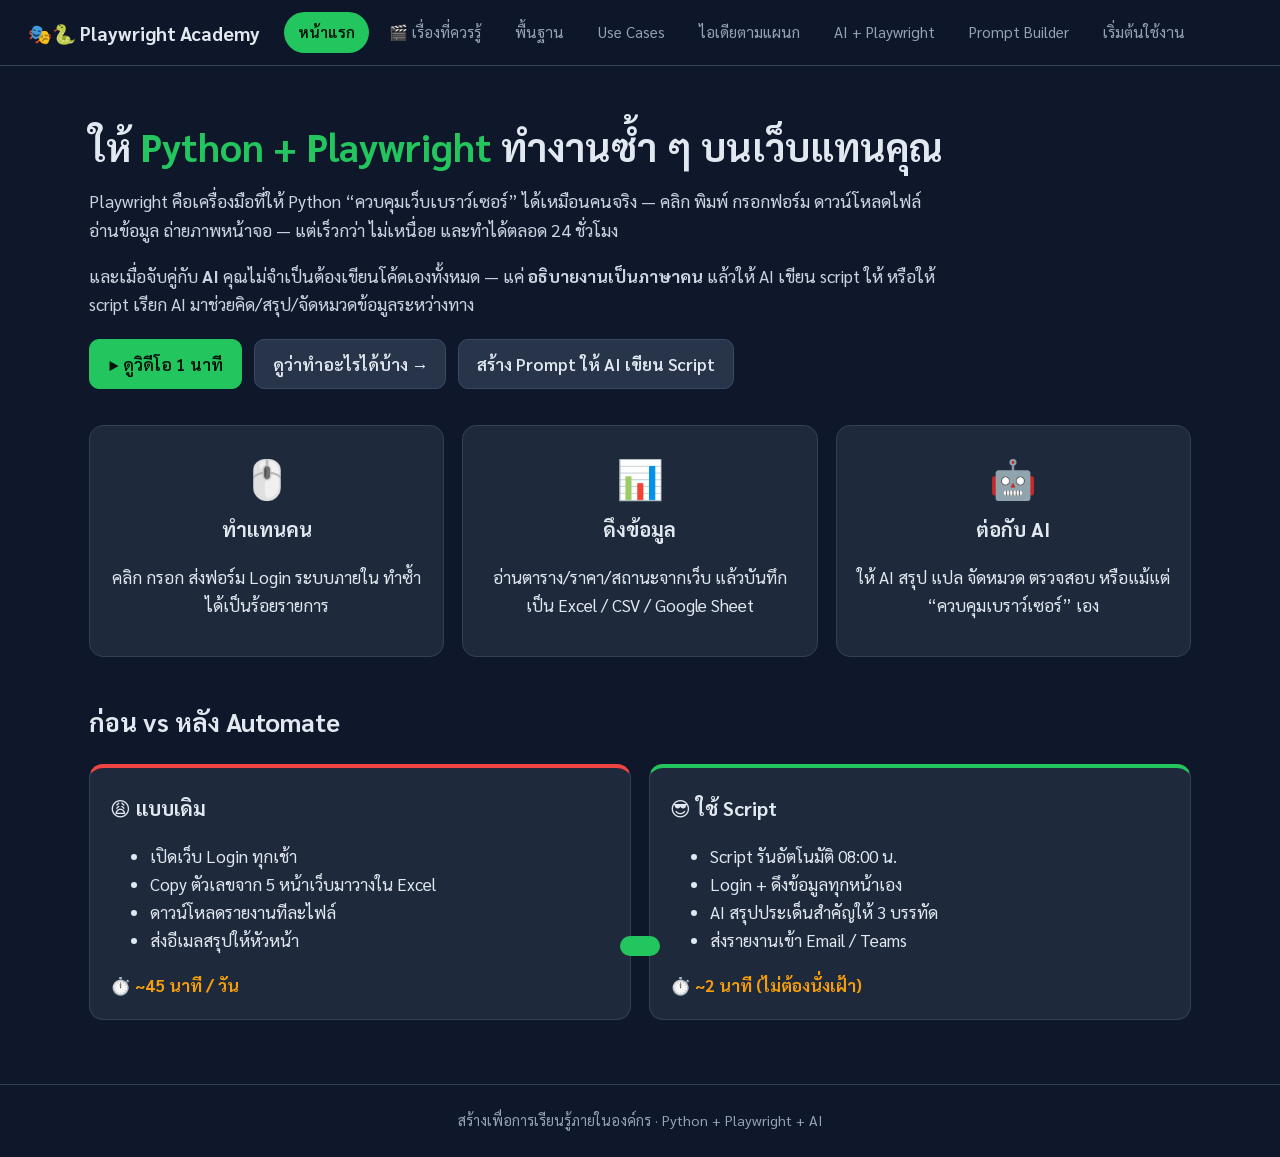
<file: playwright-academy/index.html>
<!DOCTYPE html>
<html lang="th">
<head>
  <meta charset="UTF-8" />
  <meta name="viewport" content="width=device-width, initial-scale=1.0" />
  <title>Python + Playwright Academy — Automate งานด้วย Script และ AI</title>
  <link rel="preconnect" href="https://fonts.googleapis.com" />
  <link href="https://fonts.googleapis.com/css2?family=Sarabun:wght@400;600;700&family=JetBrains+Mono:wght@400;600&display=swap" rel="stylesheet" />
  <link rel="stylesheet" href="styles.css" />
</head>
<body>
  <header class="topbar">
    <div class="brand">🎭🐍 <span>Playwright Academy</span></div>
    <nav id="nav">
      <button data-tab="home" class="active">หน้าแรก</button>
      <button data-tab="know">🎬 เรื่องที่ควรรู้</button>
      <button data-tab="basics">พื้นฐาน</button>
      <button data-tab="usecases">Use Cases</button>
      <button data-tab="dept">ไอเดียตามแผนก</button>
      <button data-tab="ai">AI + Playwright</button>
      <button data-tab="builder">Prompt Builder</button>
      <button data-tab="start">เริ่มต้นใช้งาน</button>
    </nav>
  </header>

  <main>
    <!-- HOME -->
    <section id="home" class="tab active">
      <div class="hero">
        <h1>ให้ <span class="hl">Python + Playwright</span> ทำงานซ้ำ ๆ บนเว็บแทนคุณ</h1>
        <p class="lead">Playwright คือเครื่องมือที่ให้ Python “ควบคุมเว็บเบราว์เซอร์” ได้เหมือนคนจริง —
          คลิก พิมพ์ กรอกฟอร์ม ดาวน์โหลดไฟล์ อ่านข้อมูล ถ่ายภาพหน้าจอ — แต่เร็วกว่า ไม่เหนื่อย และทำได้ตลอด 24 ชั่วโมง</p>
        <p class="lead">และเมื่อจับคู่กับ <b>AI</b> คุณไม่จำเป็นต้องเขียนโค้ดเองทั้งหมด — แค่ <b>อธิบายงานเป็นภาษาคน</b> แล้วให้ AI เขียน script ให้ หรือให้ script เรียก AI มาช่วยคิด/สรุป/จัดหมวดข้อมูลระหว่างทาง</p>
        <div class="cta">
          <button class="btn primary" data-goto="know">▶ ดูวิดีโอ 1 นาที</button>
          <button class="btn" data-goto="usecases">ดูว่าทำอะไรได้บ้าง →</button>
          <button class="btn" data-goto="builder">สร้าง Prompt ให้ AI เขียน Script</button>
        </div>
      </div>

      <div class="grid3">
        <div class="card stat"><div class="big">🖱️</div><h3>ทำแทนคน</h3><p>คลิก กรอก ส่งฟอร์ม Login ระบบภายใน ทำซ้ำได้เป็นร้อยรายการ</p></div>
        <div class="card stat"><div class="big">📊</div><h3>ดึงข้อมูล</h3><p>อ่านตาราง/ราคา/สถานะจากเว็บ แล้วบันทึกเป็น Excel / CSV / Google Sheet</p></div>
        <div class="card stat"><div class="big">🤖</div><h3>ต่อกับ AI</h3><p>ให้ AI สรุป แปล จัดหมวด ตรวจสอบ หรือแม้แต่ “ควบคุมเบราว์เซอร์” เอง</p></div>
      </div>

      <h2>ก่อน vs หลัง Automate</h2>
      <div class="compare">
        <div class="card before">
          <h3>😩 แบบเดิม</h3>
          <ul>
            <li>เปิดเว็บ Login ทุกเช้า</li>
            <li>Copy ตัวเลขจาก 5 หน้าเว็บมาวางใน Excel</li>
            <li>ดาวน์โหลดรายงานทีละไฟล์</li>
            <li>ส่งอีเมลสรุปให้หัวหน้า</li>
          </ul>
          <div class="time">⏱️ ~45 นาที / วัน</div>
        </div>
        <div class="card after">
          <h3>😎 ใช้ Script</h3>
          <ul>
            <li>Script รันอัตโนมัติ 08:00 น.</li>
            <li>Login + ดึงข้อมูลทุกหน้าเอง</li>
            <li>AI สรุปประเด็นสำคัญให้ 3 บรรทัด</li>
            <li>ส่งรายงานเข้า Email / Teams</li>
          </ul>
          <div class="time">⏱️ ~2 นาที (ไม่ต้องนั่งเฝ้า)</div>
        </div>
      </div>
    </section>

    <!-- THINGS TO KNOW (VIDEO) -->
    <section id="know" class="tab">
      <h2>🎬 5 เรื่องที่ควรรู้ ก่อนใช้ Python + Playwright + AI</h2>
      <p class="lead">วิดีโอสั้น ~1 นาที สรุปแนวคิดสำคัญ — กดที่บทด้านล่างเพื่อข้ามไปดูเฉพาะเรื่องที่สนใจ</p>
      <div class="video-wrap">
        <video id="knowVideo" controls preload="metadata" poster="media/poster.jpg" playsinline>
          <source src="media/things-to-know.mp4" type="video/mp4" />
          เบราว์เซอร์ของคุณไม่รองรับการเล่นวิดีโอ
        </video>
      </div>
      <div class="chapters" id="chapters"></div>
      <div class="grid3" id="knowCards"></div>
      <p class="muted">🛠️ วิดีโอนี้สร้างด้วย <b>HyperFrames</b> (เขียนเป็น HTML + GSAP แล้ว render เป็น MP4) — แก้ข้อความได้ที่ <code>video/index.html</code> แล้วรัน <code>npm run render</code></p>
    </section>

    <!-- BASICS -->
    <section id="basics" class="tab">
      <h2>พื้นฐาน: Playwright ทำงานยังไง?</h2>
      <p class="lead">คิดง่าย ๆ ว่า Script คือ “ผู้ช่วยที่ทำตามขั้นตอนเป๊ะ ๆ” — เปิดเบราว์เซอร์ → ไปที่หน้าเว็บ → หาปุ่ม/ช่อง → ทำ action → อ่านผลลัพธ์</p>

      <div class="flow">
        <div class="step">1<br/><small>เปิด Browser</small></div><div class="arrow">→</div>
        <div class="step">2<br/><small>ไปที่ URL</small></div><div class="arrow">→</div>
        <div class="step">3<br/><small>หา Element</small></div><div class="arrow">→</div>
        <div class="step">4<br/><small>คลิก / พิมพ์</small></div><div class="arrow">→</div>
        <div class="step">5<br/><small>อ่าน / บันทึกผล</small></div>
      </div>

      <h3>ติดตั้ง (ทำครั้งเดียว)</h3>
      <div class="code" data-lang="bash"><pre>pip install playwright
playwright install chromium</pre></div>

      <h3>Script แรก: เปิดเว็บแล้วถ่ายภาพหน้าจอ</h3>
      <div class="code"><pre>from playwright.sync_api import sync_playwright

with sync_playwright() as p:
    browser = p.chromium.launch(headless=False)  # False = เห็นหน้าจอขณะทำงาน
    page = browser.new_page()
    page.goto("https://example.com")
    print("หัวข้อหน้าเว็บ:", page.title())
    page.screenshot(path="example.png", full_page=True)
    browser.close()</pre></div>

      <h3>คำสั่งที่ใช้บ่อย (Cheat Sheet)</h3>
      <div class="table-wrap">
        <table>
          <thead><tr><th>อยากทำ</th><th>คำสั่ง</th></tr></thead>
          <tbody>
            <tr><td>ไปที่หน้าเว็บ</td><td><code>page.goto("https://...")</code></td></tr>
            <tr><td>คลิกปุ่มจากข้อความ</td><td><code>page.get_by_role("button", name="ค้นหา").click()</code></td></tr>
            <tr><td>พิมพ์ในช่อง</td><td><code>page.get_by_label("อีเมล").fill("me@co.com")</code></td></tr>
            <tr><td>เลือก dropdown</td><td><code>page.select_option("#province", "กรุงเทพ")</code></td></tr>
            <tr><td>อ่านข้อความ</td><td><code>page.locator(".price").inner_text()</code></td></tr>
            <tr><td>อ่านทุกแถวของตาราง</td><td><code>page.locator("table tr").all_inner_texts()</code></td></tr>
            <tr><td>รอให้ element ปรากฏ</td><td><code>page.wait_for_selector("#result")</code></td></tr>
            <tr><td>ดาวน์โหลดไฟล์</td><td><code>with page.expect_download() as d: ...</code></td></tr>
            <tr><td>อัปโหลดไฟล์</td><td><code>page.set_input_files("input[type=file]", "a.pdf")</code></td></tr>
            <tr><td>บันทึกเป็น PDF</td><td><code>page.pdf(path="report.pdf")</code></td></tr>
            <tr><td>เก็บ Login ไว้ใช้ซ้ำ</td><td><code>context.storage_state(path="auth.json")</code></td></tr>
          </tbody>
        </table>
      </div>

      <div class="tip">
        <b>💡 เคล็ดลับที่ดีที่สุดสำหรับมือใหม่: <code>playwright codegen</code></b><br/>
        รันคำสั่ง <code>playwright codegen https://เว็บที่ต้องการ</code> แล้ว “คลิกใช้งานเว็บตามปกติ” —
        Playwright จะ <b>เขียนโค้ด Python ให้อัตโนมัติ</b> ตามที่คุณคลิก! จากนั้นค่อยเอาโค้ดไปให้ AI ช่วยปรับต่อ
      </div>
    </section>

    <!-- USE CASES -->
    <section id="usecases" class="tab">
      <h2>Use Cases: Python + Playwright ทำอะไรได้บ้าง</h2>
      <p class="lead">คลิกที่การ์ดเพื่อดูตัวอย่างโค้ด และ <b>Prompt สำเร็จรูป</b> ที่ก๊อปไปให้ AI เขียน script ให้ได้ทันที</p>
      <div class="filters" id="filters"></div>
      <input id="search" class="search" placeholder="🔎 ค้นหา เช่น excel, ฟอร์ม, pdf, ราคา..." />
      <div class="grid3" id="usecaseGrid"></div>
    </section>

    <!-- DEPARTMENT -->
    <section id="dept" class="tab">
      <h2>ไอเดีย Automate ตามแผนก</h2>
      <p class="lead">เลือกแผนกของคุณ เพื่อดูงานที่น่าจะ automate ได้</p>
      <div class="filters" id="deptButtons"></div>
      <div id="deptIdeas" class="ideas"></div>
    </section>

    <!-- AI -->
    <section id="ai" class="tab">
      <h2>AI + Playwright: 3 รูปแบบการใช้งาน</h2>
      <div class="grid3">
        <div class="card pattern">
          <div class="badge">รูปแบบ 1</div>
          <h3>🧑‍💻 AI เขียน Script ให้</h3>
          <p>คุณอธิบายงาน → AI (เช่น Claude) เขียนโค้ด Python + Playwright → คุณรันเอง</p>
          <p class="muted">เหมาะกับ: งานที่ขั้นตอนชัดเจน ทำซ้ำเหมือนเดิมทุกครั้ง · ถูกที่สุด เพราะเรียก AI แค่ตอนเขียน</p>
        </div>
        <div class="card pattern">
          <div class="badge">รูปแบบ 2</div>
          <h3>🔗 Script เรียก AI ระหว่างทาง</h3>
          <p>Playwright ดึงข้อมูล → ส่งให้ AI สรุป/จัดหมวด/แปล/ตรวจ → บันทึกผล</p>
          <p class="muted">เหมาะกับ: ข้อมูลเป็นข้อความที่ต้อง “คิด” เช่น รีวิวลูกค้า อีเมล ข่าว สัญญา</p>
        </div>
        <div class="card pattern">
          <div class="badge">รูปแบบ 3</div>
          <h3>🕹️ AI Agent ควบคุม Browser เอง</h3>
          <p>สั่งเป้าหมาย เช่น “หาราคาตั๋วถูกสุดวันศุกร์นี้” → AI ตัดสินใจเองว่าจะคลิกอะไร (ผ่าน Playwright MCP / Claude in Chrome)</p>
          <p class="muted">เหมาะกับ: งานที่หน้าเว็บเปลี่ยนบ่อย หรือขั้นตอนไม่แน่นอน · ช้าและแพงกว่า ต้องมีคนตรวจ</p>
        </div>
      </div>

      <h2>🧭 เลือก Model ให้เหมาะกับงาน (Model Routing)</h2>
      <p class="lead">ไม่จำเป็นต้องใช้ model ที่แพงที่สุดกับทุกงาน — ให้ Script <b>เลือก model ตามความยากของงาน</b> ช่วยประหยัดได้มาก</p>
      <div class="table-wrap">
        <table>
          <thead><tr><th>ประเภทงาน</th><th>ตัวอย่าง</th><th>Model ที่แนะนำ</th></tr></thead>
          <tbody>
            <tr><td>🟢 ง่าย / ปริมาณมาก</td><td>จัดหมวดรีวิว บวก/ลบ, ดึงเบอร์โทรจากข้อความ, แปลสั้น ๆ</td><td><code>claude-haiku-5-5</code> — เร็ว ถูกมาก</td></tr>
            <tr><td>🟡 งานทั่วไป</td><td>สรุปรายงาน, เขียนอีเมลตอบลูกค้า, เปรียบเทียบข้อมูล</td><td><code>claude-sonnet-5-5</code> — สมดุลเร็ว/เก่ง</td></tr>
            <tr><td>🔴 ซับซ้อน / ต้องแม่น</td><td>วิเคราะห์สัญญา, เขียน Script automate ทั้งระบบ, วางแผนหลายขั้นตอน</td><td><code>claude-opus-5-5</code> — เก่งที่สุดในราคาสมเหตุผล</td></tr>
          </tbody>
        </table>
      </div>

      <div class="router">
        <h3>ลองเลย: ให้ระบบเลือก Model ให้</h3>
        <textarea id="routerInput" rows="2" placeholder="พิมพ์งานที่จะให้ AI ทำ เช่น 'จัดหมวดรีวิวลูกค้า 500 รายการว่าบวกหรือลบ'"></textarea>
        <button class="btn primary" id="routerBtn">เลือก Model ให้หน่อย</button>
        <div id="routerOut" class="router-out"></div>
      </div>

      <h3>ตัวอย่างโค้ด: Playwright ดึงข้อมูล → Script เลือก Model ตามงาน → AI ประมวลผล</h3>
      <div class="code"><pre id="aiRouterCode"></pre></div>

      <div class="tip warn">
        <b>⚠️ ข้อควรระวังเมื่อใช้ AI</b>
        <ul>
          <li>ห้ามส่งข้อมูลลับ/ข้อมูลส่วนบุคคลลูกค้าให้ AI ภายนอก หากยังไม่ได้รับอนุมัติตามนโยบายบริษัท</li>
          <li>เก็บ API Key ไว้ใน environment variable (<code>ANTHROPIC_API_KEY</code>) — ห้าม hard-code ในไฟล์</li>
          <li>ตรวจผลลัพธ์จาก AI ก่อนนำไปใช้จริงเสมอ โดยเฉพาะตัวเลขและการตัดสินใจสำคัญ</li>
        </ul>
      </div>
    </section>

    <!-- PROMPT BUILDER -->
    <section id="builder" class="tab">
      <h2>🛠️ Prompt Builder: ให้ AI เขียน Script ให้คุณ</h2>
      <p class="lead">กรอกข้อมูลด้านล่าง ระบบจะสร้าง Prompt ที่ชัดเจนให้ ก๊อปไปวางใน Claude / ChatGPT / Copilot ได้ทันที</p>
      <div class="builder">
        <form id="builderForm">
          <label>1. งานนี้คืออะไร (สั้น ๆ)
            <input name="goal" placeholder="เช่น ดึงรายการคำสั่งซื้อใหม่ทุกเช้าจากระบบหลังบ้าน" />
          </label>
          <label>2. เว็บไซต์ / URL
            <input name="url" placeholder="https://backoffice.example.com" />
          </label>
          <label>3. ขั้นตอนที่คุณทำเองทุกวัน (ทีละบรรทัด)
            <textarea name="steps" rows="5" placeholder="Login ด้วย user/password&#10;คลิกเมนู 'คำสั่งซื้อ'&#10;กรองสถานะ = 'ใหม่'&#10;อ่านตารางทุกหน้า"></textarea>
          </label>
          <label>4. ต้องการผลลัพธ์แบบไหน
            <select name="output">
              <option>ไฟล์ Excel (.xlsx)</option>
              <option>ไฟล์ CSV</option>
              <option>ภาพหน้าจอ / PDF</option>
              <option>ส่งอีเมล / แจ้งเตือนใน Teams</option>
              <option>แสดงผลบนหน้าจอ</option>
            </select>
          </label>
          <label>5. ใช้ AI ช่วยประมวลผลข้อมูลไหม
            <select name="ai">
              <option value="none">ไม่ใช้ — ดึงข้อมูลอย่างเดียว</option>
              <option value="summary">ใช้ — สรุปเนื้อหา</option>
              <option value="classify">ใช้ — จัดหมวดหมู่ / ติด tag</option>
              <option value="extract">ใช้ — ดึงข้อมูลสำคัญเป็นโครงสร้าง (JSON)</option>
            </select>
          </label>
          <label>6. ระดับความรู้ Python ของคุณ
            <select name="level">
              <option value="beginner">มือใหม่ — อธิบายละเอียดทุกบรรทัด</option>
              <option value="mid">พอเขียนได้</option>
              <option value="pro">คล่อง — ขอโค้ดอย่างเดียว</option>
            </select>
          </label>
          <label class="check"><input type="checkbox" name="schedule" /> ต้องการให้รันอัตโนมัติตามเวลา (เช่น ทุกเช้า 8 โมง)</label>
          <label class="check"><input type="checkbox" name="login" checked /> เว็บนี้ต้อง Login</label>
        </form>
        <div class="builder-out">
          <div class="out-head">
            <b>Prompt ที่ได้</b>
            <span id="modelHint" class="pill"></span>
            <button class="btn small" id="copyPrompt">📋 Copy</button>
          </div>
          <pre id="promptOut"></pre>
        </div>
      </div>
    </section>

    <!-- START -->
    <section id="start" class="tab">
      <h2>🚀 เริ่มต้นใช้งานใน 5 ขั้นตอน</h2>
      <ol class="roadmap">
        <li><b>เลือกงาน 1 อย่าง</b> ที่น่าเบื่อ ทำซ้ำทุกวัน และใช้เวลา &gt; 15 นาที</li>
        <li><b>จดขั้นตอน</b> ที่คุณทำเองแบบละเอียด (คลิกอะไร พิมพ์อะไร ได้ผลอะไร)</li>
        <li><b>ใช้ Prompt Builder</b> สร้าง prompt แล้วให้ AI เขียน script</li>
        <li><b>ทดสอบกับข้อมูลน้อย ๆ ก่อน</b> เปิด <code>headless=False</code> เพื่อดูว่ามันคลิกถูกไหม — ถ้า error ให้ copy error ไปถาม AI</li>
        <li><b>ตั้งเวลาให้รันเอง</b> ด้วย Windows Task Scheduler / cron แล้วแชร์ให้ทีม</li>
      </ol>

      <h2>✅ ควรทำ / ❌ ไม่ควรทำ</h2>
      <div class="compare">
        <div class="card after">
          <h3>✅ ควรทำ</h3>
          <ul>
            <li>Automate ระบบที่คุณมีสิทธิ์ใช้งานอยู่แล้ว</li>
            <li>ใส่ <code>wait</code> / หน่วงเวลา ไม่ยิงเว็บถี่เกินไป</li>
            <li>เก็บรหัสผ่านใน <code>.env</code> หรือ Credential Manager</li>
            <li>บันทึก log และภาพหน้าจอเมื่อ error</li>
            <li>ให้ IT / Security รีวิวก่อนใช้กับระบบสำคัญ</li>
          </ul>
        </div>
        <div class="card before">
          <h3>❌ ไม่ควรทำ</h3>
          <ul>
            <li>ดึงข้อมูลจากเว็บที่ห้ามใน Terms of Service</li>
            <li>ข้าม CAPTCHA หรือระบบป้องกันของเว็บ</li>
            <li>Hard-code รหัสผ่านไว้ในโค้ดแล้วแชร์ต่อ</li>
            <li>ปล่อยให้ AI กดยืนยันธุรกรรม/จ่ายเงินโดยไม่มีคนตรวจ</li>
            <li>ส่งข้อมูลลูกค้าเข้า AI ภายนอกโดยไม่ได้รับอนุญาต</li>
          </ul>
        </div>
      </div>

      <h2>❓ คำถามที่พบบ่อย</h2>
      <details><summary>ต้องเขียนโปรแกรมเป็นไหม?</summary><p>ไม่จำเป็นต้องเก่ง — ใช้ <code>playwright codegen</code> อัดการคลิก + ให้ AI ช่วยเขียน/แก้โค้ด แค่ต้องติดตั้ง Python และรันคำสั่งได้</p></details>
      <details><summary>Playwright ต่างจาก Selenium ยังไง?</summary><p>Playwright ใหม่กว่า รอ element ให้อัตโนมัติ (error น้อยกว่า) รองรับ Chrome/Edge/Firefox/Safari มี codegen และ trace viewer ในตัว</p></details>
      <details><summary>ใช้กับโปรแกรม Desktop (เช่น SAP GUI, Excel) ได้ไหม?</summary><p>Playwright ใช้กับ “เว็บ” เท่านั้น สำหรับ Excel ใช้ <code>openpyxl</code>/<code>pandas</code> ส่วนโปรแกรม Desktop ใช้ <code>pywinauto</code> หรือเครื่องมือ RPA อื่น ๆ — แต่ระบบสมัยใหม่หลายตัวมีเวอร์ชันเว็บซึ่ง Playwright ทำได้</p></details>
      <details><summary>ถ้าหน้าเว็บเปลี่ยน script จะพังไหม?</summary><p>อาจพังได้ ควรใช้ locator ที่อิงข้อความ/role (<code>get_by_role</code>, <code>get_by_label</code>) ซึ่งทนกว่าการอิง CSS class และเมื่อพังให้ส่ง error + HTML ให้ AI ช่วยแก้</p></details>
      <details><summary>ใช้ AI เรียกเว็บแทนเขียน script ไปเลยดีกว่าไหม?</summary><p>ถ้างานทำซ้ำเหมือนเดิมทุกวัน “script” ถูกกว่า เร็วกว่า และแน่นอนกว่า ใช้ AI agent เมื่อขั้นตอนไม่แน่นอนหรือทำนาน ๆ ครั้ง</p></details>
    </section>
  </main>

  <!-- Modal -->
  <div id="modal" class="modal hidden">
    <div class="modal-box">
      <button class="close" id="modalClose">✕</button>
      <div id="modalBody"></div>
    </div>
  </div>

  <div id="toast" class="toast"></div>
  <footer>สร้างเพื่อการเรียนรู้ภายในองค์กร · Python + Playwright + AI</footer>
  <script src="app.js"></script>
</body>
</html>
</file>
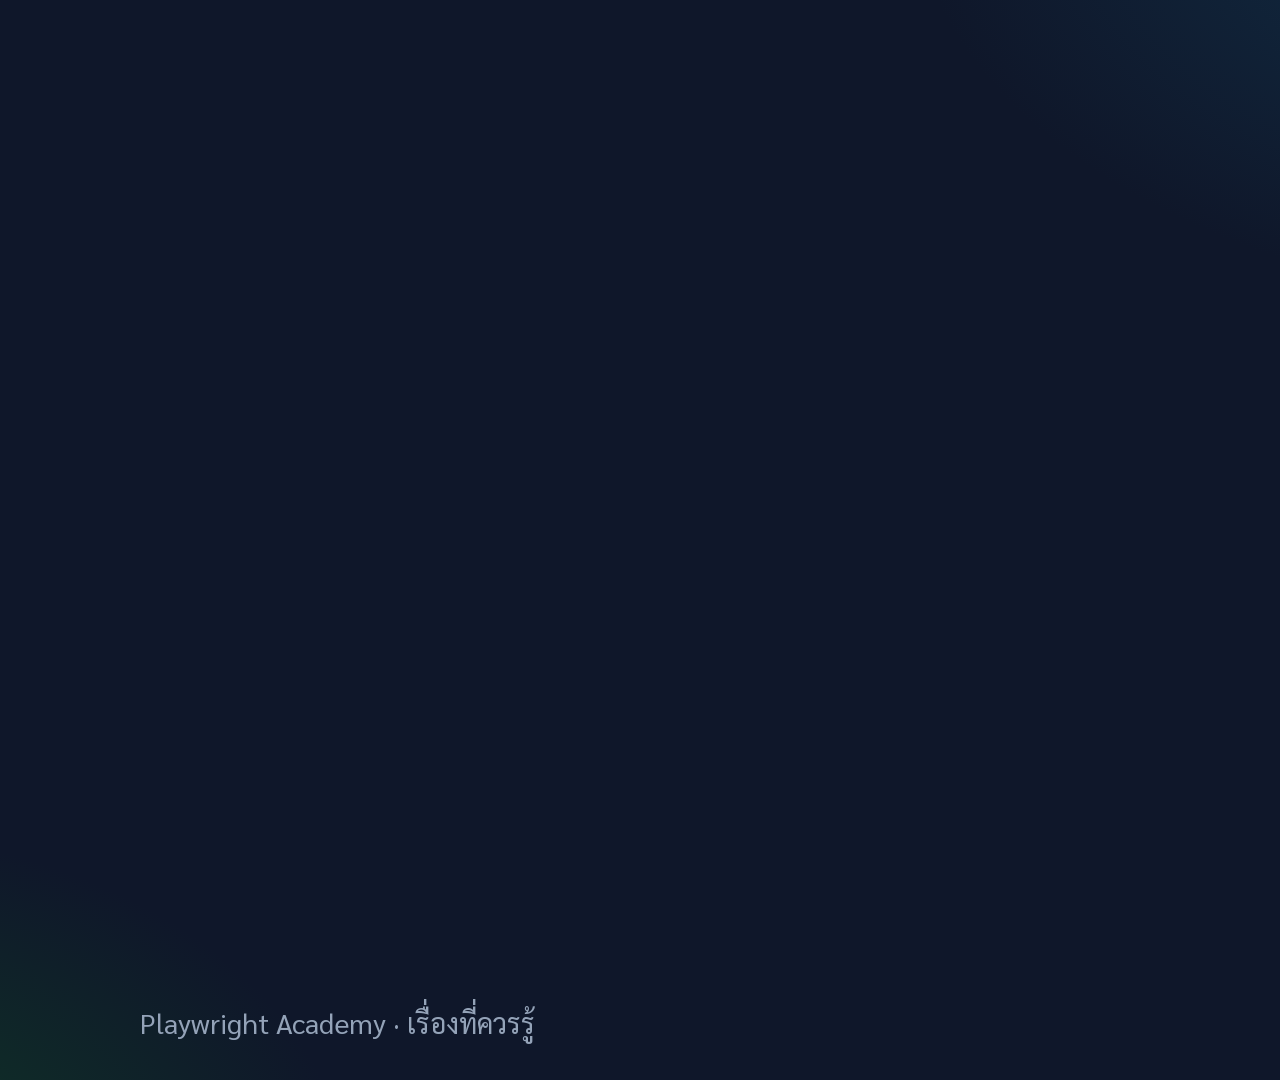
<file: playwright-academy/video/index.html>
<!doctype html>
<html lang="th">
  <head>
    <meta charset="UTF-8" />
    <meta name="viewport" content="width=1920, height=1080" />
    <script src="assets/gsap.min.js"></script>
    <style>
      @font-face { font-family: "Sarabun"; font-weight: 400; src: url("assets/fonts/sarabun-thai-400-normal.woff2") format("woff2"); unicode-range: U+0E01-0E5B, U+200C-200D, U+25CC; }
      @font-face { font-family: "Sarabun"; font-weight: 400; src: url("assets/fonts/sarabun-latin-400-normal.woff2") format("woff2"); }
      @font-face { font-family: "Sarabun"; font-weight: 700; src: url("assets/fonts/sarabun-thai-700-normal.woff2") format("woff2"); unicode-range: U+0E01-0E5B, U+200C-200D, U+25CC; }
      @font-face { font-family: "Sarabun"; font-weight: 700; src: url("assets/fonts/sarabun-latin-700-normal.woff2") format("woff2"); }
      @font-face { font-family: "Sarabun"; font-weight: 800; src: url("assets/fonts/sarabun-thai-800-normal.woff2") format("woff2"); unicode-range: U+0E01-0E5B, U+200C-200D, U+25CC; }
      @font-face { font-family: "Sarabun"; font-weight: 800; src: url("assets/fonts/sarabun-latin-800-normal.woff2") format("woff2"); }
      @font-face { font-family: "JBMono"; font-weight: 400; src: url("assets/fonts/jetbrains-mono-latin-400-normal.woff2") format("woff2"); }
      @font-face { font-family: "JBMono"; font-weight: 600; src: url("assets/fonts/jetbrains-mono-latin-600-normal.woff2") format("woff2"); }

      :root {
        --ground: #0f172a;
        --panel: #1e293b;
        --line: #334155;
        --ink: #e2e8f0;
        --muted: #94a3b8;
        --green: #22c55e;
        --sky: #38bdf8;
        --amber: #f59e0b;
        --red: #ef4444;
        --violet: #a78bfa;
      }
      * { margin: 0; padding: 0; box-sizing: border-box; }
      html, body { width: 1920px; height: 1080px; overflow: hidden; background: var(--ground); }
      #root {
        position: relative; width: 100%; height: 100%;
        font-family: "Sarabun", sans-serif; color: var(--ink);
        background: radial-gradient(1200px 700px at 85% -10%, #12324a 0%, transparent 60%),
                    radial-gradient(900px 600px at -10% 110%, #0f3a26 0%, transparent 60%), var(--ground);
      }
      .clip { position: absolute; inset: 0; padding: 110px 140px; display: flex; flex-direction: column; justify-content: center; }
      .mono { font-family: "JBMono", monospace; }
      .kicker { font-size: 34px; font-weight: 700; color: var(--green); letter-spacing: 0.04em; margin-bottom: 18px; }
      .h { font-size: 84px; font-weight: 800; line-height: 1.2; }
      .sub { font-size: 40px; color: var(--muted); margin-top: 22px; line-height: 1.5; }
      .card { background: var(--panel); border: 2px solid var(--line); border-radius: 28px; padding: 40px 44px; }
      .row { display: flex; gap: 40px; margin-top: 56px; }
      .row > * { flex: 1; }
      .emoji { font-size: 96px; line-height: 1; margin-bottom: 18px; }
      .ct { font-size: 52px; font-weight: 800; margin-bottom: 10px; }
      .cd { font-size: 34px; color: var(--muted); line-height: 1.5; }
      .pill { display: inline-block; font-size: 28px; font-weight: 700; padding: 6px 22px; border-radius: 999px; }

      /* progress bar + scene counter */
      #bar { position: absolute; left: 0; bottom: 0; height: 10px; width: 1920px; background: var(--green); transform-origin: 0 50%; transform: scaleX(0); }
      #brand { position: absolute; left: 140px; bottom: 40px; font-size: 28px; color: var(--muted); }

      /* s1 title */
      #s1 .num { font-size: 260px; font-weight: 800; color: var(--green); line-height: 1; }
      #s1 .h { font-size: 96px; }
      #s1 .tags { display: flex; gap: 20px; margin-top: 44px; }
      #s1 .tags span { font-size: 36px; font-weight: 700; padding: 10px 30px; border-radius: 999px; border: 2px solid var(--line); background: var(--panel); }

      /* s2 hands + brain */
      #s2 .plus { flex: 0 0 auto; align-self: center; font-size: 110px; color: var(--muted); }

      /* s4 model bars */
      .model { display: flex; align-items: center; gap: 36px; margin-top: 34px; }
      .model .name { width: 300px; font-size: 52px; font-weight: 800; }
      .model .track { flex: 1; height: 78px; background: #0b1220; border-radius: 18px; position: relative; overflow: hidden; border: 2px solid var(--line); }
      .model .fill { position: absolute; left: 0; top: 0; bottom: 0; border-radius: 16px; transform-origin: 0 50%; }
      .model .lbl { position: absolute; left: 28px; top: 0; bottom: 0; display: flex; align-items: center; font-size: 32px; font-weight: 700; color: #04130a; }
      .model .use { width: 560px; font-size: 32px; color: var(--muted); line-height: 1.35; }

      /* s5 code compare */
      .code { font-family: "JBMono", monospace; font-size: 38px; background: #0b1220; border-radius: 22px; padding: 34px 40px; border: 3px solid var(--line); }
      .code.bad { border-color: var(--red); }
      .code.good { border-color: var(--green); }
      .verdict { font-size: 36px; font-weight: 700; margin-top: 20px; }

      /* s6 safety grid */
      .grid2 { display: grid; grid-template-columns: 1fr 1fr; gap: 32px; margin-top: 50px; }
      .safe { display: flex; gap: 30px; align-items: center; background: var(--panel); border: 2px solid var(--line); border-left: 10px solid var(--amber); border-radius: 24px; padding: 30px 36px; }
      .safe .e { font-size: 72px; }
      .safe b { display: block; font-size: 42px; }
      .safe span { font-size: 30px; color: var(--muted); }

      /* s7 steps */
      .steps { display: flex; align-items: stretch; gap: 22px; margin-top: 60px; }
      .step { flex: 1; background: var(--panel); border: 2px solid var(--sky); border-radius: 26px; padding: 34px 30px; }
      .step .n { font-size: 30px; font-weight: 800; color: var(--sky); }
      .step .t { font-size: 44px; font-weight: 800; margin: 8px 0; }
      .step .d { font-size: 30px; color: var(--muted); line-height: 1.4; }
      .arrow { align-self: center; font-size: 60px; color: var(--sky); }

      /* s8 outro */
      #s8 { align-items: center; text-align: center; }
      #s8 .h { font-size: 100px; }
    </style>
  </head>
  <body>
    <div id="root" data-composition-id="main" data-start="0" data-duration="72" data-width="1920" data-height="1080">

      <!-- S1: Title -->
      <section id="s1" class="clip" data-start="0" data-duration="6" data-track-index="0">
        <div class="num">5</div>
        <div class="h">เรื่องที่ควรรู้ ก่อนใช้<br /><span style="color: var(--green)">Python + Playwright + AI</span></div>
        <div class="tags">
          <span>🎭 Playwright</span><span>🐍 Python</span><span>🤖 AI</span>
        </div>
      </section>

      <!-- S2: Hands + brain -->
      <section id="s2" class="clip" data-start="6" data-duration="9" data-track-index="0">
        <div class="kicker">เรื่องที่ 1</div>
        <div class="h">Playwright คือ “มือ” · AI คือ “สมอง”</div>
        <div class="row">
          <div class="card" id="s2a">
            <div class="emoji">🖐️</div>
            <div class="ct">Playwright</div>
            <div class="cd">คลิก · พิมพ์ · กรอกฟอร์ม<br />ดาวน์โหลด · อ่านข้อมูลจากเว็บ</div>
          </div>
          <div class="plus" id="s2p">+</div>
          <div class="card" id="s2b">
            <div class="emoji">🧠</div>
            <div class="ct">AI (Claude)</div>
            <div class="cd">สรุป · จัดหมวด · แปล<br />อ่านเอกสาร · เขียนโค้ดให้</div>
          </div>
        </div>
      </section>

      <!-- S3: Script vs Agent -->
      <section id="s3" class="clip" data-start="15" data-duration="10" data-track-index="0">
        <div class="kicker">เรื่องที่ 2</div>
        <div class="h" style="font-size: 76px">งานซ้ำ → ใช้ Script<br />งานไม่แน่นอน → ใช้ AI Agent</div>
        <div class="row">
          <div class="card" id="s3a" style="border-color: var(--green)">
            <div class="emoji">📜</div>
            <div class="ct" style="color: var(--green)">Script (AI เขียนให้ครั้งเดียว)</div>
            <div class="cd">✓ เร็ว · ถูก · ผลเหมือนเดิมทุกครั้ง<br />✓ เหมาะกับงานประจำวัน</div>
          </div>
          <div class="card" id="s3b" style="border-color: var(--violet)">
            <div class="emoji">🕹️</div>
            <div class="ct" style="color: var(--violet)">AI Agent คุม Browser เอง</div>
            <div class="cd">✓ ยืดหยุ่น หน้าเว็บเปลี่ยนก็ยังทำได้<br />✗ ช้ากว่า แพงกว่า ต้องมีคนตรวจ</div>
          </div>
        </div>
        <div class="sub" id="s3tip">💡 เคล็ดลับ: ให้ Agent ทำครั้งแรก แล้วสั่งให้ “เขียนเป็น script” ไว้ใช้ซ้ำ</div>
      </section>

      <!-- S4: Model routing -->
      <section id="s4" class="clip" data-start="25" data-duration="10" data-track-index="0">
        <div class="kicker">เรื่องที่ 3</div>
        <div class="h">เลือก Model ให้เหมาะกับงาน</div>
        <div style="margin-top: 30px">
          <div class="model">
            <div class="name" style="color: var(--green)">Haiku</div>
            <div class="track"><div class="fill" id="f1" style="width: 30%; background: var(--green)"></div><div class="lbl">ถูก · เร็วมาก</div></div>
            <div class="use">จัดหมวด · บวก/ลบ · ดึงข้อมูลสั้น ปริมาณเยอะ</div>
          </div>
          <div class="model">
            <div class="name" style="color: var(--amber)">Sonnet</div>
            <div class="track"><div class="fill" id="f2" style="width: 62%; background: var(--amber)"></div><div class="lbl">สมดุล</div></div>
            <div class="use">สรุปรายงาน · ร่างอีเมล · เปรียบเทียบข้อมูล</div>
          </div>
          <div class="model">
            <div class="name" style="color: var(--red)">Opus</div>
            <div class="track"><div class="fill" id="f3" style="width: 95%; background: var(--red)"></div><div class="lbl">เก่งที่สุด</div></div>
            <div class="use">วิเคราะห์เชิงลึก · เขียน script · งานที่ผิดไม่ได้</div>
          </div>
        </div>
        <div class="sub" id="s4tip">ไม่ต้องใช้ตัวที่เก่งที่สุดกับทุกงาน — เลือกตัวที่ถูกที่สุดที่ยังให้คุณภาพพอ</div>
      </section>

      <!-- S5: Robust locators -->
      <section id="s5" class="clip" data-start="35" data-duration="9" data-track-index="0">
        <div class="kicker">เรื่องที่ 4</div>
        <div class="h" style="font-size: 76px">หาปุ่มด้วย “ความหมาย”<br />ไม่ใช่ด้วยโค้ดหน้าเว็บ</div>
        <div class="row">
          <div id="s5a">
            <div class="code bad">page.click(<span style="color:#fca5a5">".btn-x23 &gt; div:nth-child(3)"</span>)</div>
            <div class="verdict" style="color: var(--red)">✗ เว็บปรับดีไซน์นิดเดียวก็พัง</div>
          </div>
          <div id="s5b">
            <div class="code good">page.get_by_role(<span style="color:#86efac">"button"</span>, name=<span style="color:#86efac">"ค้นหา"</span>).click()</div>
            <div class="verdict" style="color: var(--green)">✓ อ่านรู้เรื่อง ทนต่อการเปลี่ยนแปลง</div>
          </div>
        </div>
        <div class="sub" id="s5tip">ใช้ <span class="mono" style="color: var(--sky)">playwright codegen</span> คลิกเว็บตามปกติ แล้วได้โค้ดแบบนี้อัตโนมัติ</div>
      </section>

      <!-- S6: Safety -->
      <section id="s6" class="clip" data-start="44" data-duration="12" data-track-index="0">
        <div class="kicker" style="color: var(--amber)">เรื่องที่ 5 · สำคัญที่สุด</div>
        <div class="h">ใช้อย่างปลอดภัย</div>
        <div class="grid2">
          <div class="safe" id="k1"><div class="e">🔑</div><div><b>รหัสผ่าน / API Key</b><span>เก็บใน .env หรือ environment variable ห้ามใส่ในโค้ด</span></div></div>
          <div class="safe" id="k2"><div class="e">🛡️</div><div><b>ข้อมูลลูกค้า / ข้อมูลลับ</b><span>ห้ามส่งเข้า AI ภายนอกโดยไม่ได้รับอนุมัติ</span></div></div>
          <div class="safe" id="k3"><div class="e">📜</div><div><b>เคารพกฎของเว็บ</b><span>ทำตาม Terms of Service · ไม่ข้าม CAPTCHA · ไม่ยิงถี่</span></div></div>
          <div class="safe" id="k4"><div class="e">🙋</div><div><b>คนตรวจก่อนกดยืนยัน</b><span>จ่ายเงิน · ลบข้อมูล · ส่งเอกสาร ต้องมีคนอนุมัติ</span></div></div>
        </div>
      </section>

      <!-- S7: How to start -->
      <section id="s7" class="clip" data-start="56" data-duration="10" data-track-index="0">
        <div class="kicker" style="color: var(--sky)">เริ่มต้นยังไง?</div>
        <div class="h">4 ขั้นตอนสู่ Automation แรกของคุณ</div>
        <div class="steps">
          <div class="step" id="t1"><div class="n">01</div><div class="t">เลือกงาน</div><div class="d">งานซ้ำทุกวัน<br />ใช้เวลา &gt; 15 นาที</div></div>
          <div class="arrow" id="a1">→</div>
          <div class="step" id="t2"><div class="n">02</div><div class="t">ให้ AI เขียน</div><div class="d">ใช้ Prompt Builder<br />อธิบายขั้นตอน</div></div>
          <div class="arrow" id="a2">→</div>
          <div class="step" id="t3"><div class="n">03</div><div class="t">ทดสอบ</div><div class="d">ข้อมูลน้อย ๆ ก่อน<br />headless=False</div></div>
          <div class="arrow" id="a3">→</div>
          <div class="step" id="t4"><div class="n">04</div><div class="t">ตั้งเวลา</div><div class="d">Task Scheduler / cron<br />แล้วแชร์ให้ทีม</div></div>
        </div>
      </section>

      <!-- S8: Outro -->
      <section id="s8" class="clip" data-start="66" data-duration="6" data-track-index="0">
        <div class="emoji" style="font-size: 140px">🎭🐍🤖</div>
        <div class="h">ให้ Script ทำงานซ้ำ<br /><span style="color: var(--green)">ให้คนทำงานที่ต้องคิด</span></div>
        <div class="sub">ดูตัวอย่างโค้ดและ Prompt สำเร็จรูปได้ใน Playwright Academy</div>
      </section>

      <div id="brand">Playwright Academy · เรื่องที่ควรรู้</div>
      <div id="bar"></div>
    </div>

    <script>
      window.__timelines = window.__timelines || {};
      const tl = gsap.timeline({ paused: true });
      const ease = "power3.out";
      const inUp = (sel, at, d = 0.7) => tl.fromTo(sel, { opacity: 0, y: 50 }, { opacity: 1, y: 0, duration: d, ease }, at);
      const out = (sel, at) => tl.to(sel, { opacity: 0, duration: 0.4, ease: "power2.in" }, at);

      // progress bar spans the whole film
      tl.fromTo("#bar", { scaleX: 0 }, { scaleX: 1, duration: 72, ease: "none" }, 0);

      // S1 0–6
      tl.fromTo("#s1 .num", { opacity: 0, scale: 0.6 }, { opacity: 1, scale: 1, duration: 0.8, ease: "back.out(1.7)" }, 0.2);
      inUp("#s1 .h", 0.7);
      tl.fromTo("#s1 .tags span", { opacity: 0, y: 30 }, { opacity: 1, y: 0, duration: 0.5, stagger: 0.2, ease }, 1.4);
      out("#s1", 5.5);

      // S2 6–15
      inUp("#s2 .kicker", 6.2); inUp("#s2 .h", 6.4);
      tl.fromTo("#s2a", { opacity: 0, x: -120 }, { opacity: 1, x: 0, duration: 0.8, ease }, 7.4);
      tl.fromTo("#s2p", { opacity: 0, scale: 0 }, { opacity: 1, scale: 1, duration: 0.5, ease: "back.out(2)" }, 8.4);
      tl.fromTo("#s2b", { opacity: 0, x: 120 }, { opacity: 1, x: 0, duration: 0.8, ease }, 9.0);
      tl.to(["#s2a", "#s2b"], { scale: 1.04, duration: 0.4, yoyo: true, repeat: 1, ease: "power1.inOut" }, 11.5);
      out("#s2", 14.5);

      // S3 15–25
      inUp("#s3 .kicker", 15.2); inUp("#s3 .h", 15.4);
      inUp("#s3a", 16.6); inUp("#s3b", 17.8);
      inUp("#s3tip", 20.0);
      out("#s3", 24.5);

      // S4 25–35
      inUp("#s4 .kicker", 25.2); inUp("#s4 .h", 25.4);
      tl.fromTo("#s4 .model", { opacity: 0, x: -60 }, { opacity: 1, x: 0, duration: 0.6, stagger: 0.5, ease }, 26.4);
      tl.fromTo("#f1", { scaleX: 0 }, { scaleX: 1, duration: 0.9, ease }, 26.8);
      tl.fromTo("#f2", { scaleX: 0 }, { scaleX: 1, duration: 0.9, ease }, 27.3);
      tl.fromTo("#f3", { scaleX: 0 }, { scaleX: 1, duration: 0.9, ease }, 27.8);
      inUp("#s4tip", 28.6);
      out("#s4", 34.5);

      // S5 35–44
      inUp("#s5 .kicker", 35.2); inUp("#s5 .h", 35.4);
      inUp("#s5a", 36.6);
      tl.to("#s5a", { opacity: 0.45, duration: 0.5 }, 38.6);
      inUp("#s5b", 38.6);
      inUp("#s5tip", 40.4);
      out("#s5", 43.5);

      // S6 44–56
      inUp("#s6 .kicker", 44.2); inUp("#s6 .h", 44.4);
      tl.fromTo(["#k1", "#k2", "#k3", "#k4"], { opacity: 0, y: 40, scale: 0.96 }, { opacity: 1, y: 0, scale: 1, duration: 0.6, stagger: 1.2, ease }, 45.6);
      out("#s6", 55.5);

      // S7 56–66
      inUp("#s7 .kicker", 56.2); inUp("#s7 .h", 56.4);
      tl.fromTo(["#t1", "#a1", "#t2", "#a2", "#t3", "#a3", "#t4"], { opacity: 0, y: 40 }, { opacity: 1, y: 0, duration: 0.5, stagger: 0.55, ease }, 57.4);
      out("#s7", 65.5);

      // S8 66–72
      tl.fromTo("#s8 .emoji", { opacity: 0, scale: 0.5 }, { opacity: 1, scale: 1, duration: 0.7, ease: "back.out(1.7)" }, 66.2);
      inUp("#s8 .h", 66.8);
      inUp("#s8 .sub", 67.8);

      window.__timelines["main"] = tl;
      tl.seek(0);
    </script>
  </body>
</html>
</file>
<file: playwright-academy/styles.css>
:root {
  --bg: #0f172a;
  --panel: #1e293b;
  --panel2: #273449;
  --text: #e2e8f0;
  --muted: #94a3b8;
  --accent: #22c55e;
  --accent2: #38bdf8;
  --warn: #f59e0b;
  --bad: #ef4444;
  --radius: 14px;
}
* { box-sizing: border-box; }
body {
  margin: 0;
  font-family: "Sarabun", system-ui, sans-serif;
  background: var(--bg);
  color: var(--text);
  line-height: 1.65;
  font-size: 17px;
}
code, pre { font-family: "JetBrains Mono", monospace; }
code { background: #0b1220; padding: 1px 6px; border-radius: 6px; font-size: 0.85em; color: #a5f3fc; }

.topbar {
  position: sticky; top: 0; z-index: 10;
  display: flex; align-items: center; gap: 24px; flex-wrap: wrap;
  padding: 12px 28px;
  background: rgba(15, 23, 42, 0.92);
  backdrop-filter: blur(8px);
  border-bottom: 1px solid #334155;
}
.brand { font-weight: 700; font-size: 1.2rem; white-space: nowrap; }
nav { display: flex; gap: 6px; flex-wrap: wrap; }
nav button {
  background: transparent; color: var(--muted); border: 0;
  padding: 8px 14px; border-radius: 999px; cursor: pointer;
  font: inherit; font-size: 0.95rem;
}
nav button:hover { color: var(--text); background: var(--panel); }
nav button.active { color: #04130a; background: var(--accent); font-weight: 600; }

main { max-width: 1150px; margin: 0 auto; padding: 32px 24px 64px; }
.tab { display: none; animation: fade .25s ease; }
.tab.active { display: block; }
@keyframes fade { from { opacity: 0; transform: translateY(6px);} to { opacity: 1; transform: none; } }

h1 { font-size: 2.4rem; line-height: 1.25; margin: 0 0 16px; }
h2 { margin-top: 44px; font-size: 1.6rem; }
h3 { margin: 24px 0 8px; }
.hl { color: var(--accent); }
.lead { color: #cbd5e1; font-size: 1.08rem; max-width: 860px; }
.muted { color: var(--muted); font-size: 0.92rem; }

.hero { padding: 24px 0 12px; }
.cta { display: flex; gap: 12px; flex-wrap: wrap; margin-top: 20px; }

.btn {
  background: var(--panel2); color: var(--text); border: 1px solid #3b4a63;
  padding: 10px 18px; border-radius: 10px; cursor: pointer; font: inherit; font-weight: 600;
}
.btn:hover { border-color: var(--accent2); }
.btn.primary { background: var(--accent); color: #04130a; border-color: var(--accent); }
.btn.small { padding: 4px 12px; font-size: 0.9rem; }

.grid3 { display: grid; grid-template-columns: repeat(auto-fill, minmax(300px, 1fr)); gap: 18px; margin-top: 24px; }
.card {
  background: var(--panel); border: 1px solid #334155; border-radius: var(--radius);
  padding: 20px;
}
.card h3 { margin-top: 4px; }
.card.stat { text-align: center; }
.big { font-size: 2.4rem; }

.compare { display: grid; grid-template-columns: 1fr 1fr; gap: 18px; }
@media (max-width: 720px) { .compare { grid-template-columns: 1fr; } h1 { font-size: 1.8rem; } }
.before { border-top: 4px solid var(--bad); }
.after { border-top: 4px solid var(--accent); }
.time { margin-top: 10px; font-weight: 700; color: var(--warn); }

.flow { display: flex; align-items: center; gap: 8px; flex-wrap: wrap; margin: 20px 0; }
.step {
  background: var(--panel); border: 2px solid var(--accent2); border-radius: 12px;
  padding: 10px 16px; text-align: center; font-weight: 700; min-width: 110px;
}
.step small { font-weight: 400; color: var(--muted); }
.arrow { color: var(--accent2); font-size: 1.4rem; }

.code { position: relative; background: #0b1220; border: 1px solid #334155; border-radius: 12px; margin: 12px 0; }
.code pre { margin: 0; padding: 16px 18px; overflow-x: auto; font-size: 0.86rem; line-height: 1.55; color: #e2e8f0; }
.code .copy {
  position: absolute; top: 8px; right: 8px;
  background: var(--panel2); color: var(--text); border: 1px solid #3b4a63;
  border-radius: 8px; padding: 2px 10px; cursor: pointer; font-size: 0.8rem;
}
.tok-k { color: #c084fc; } .tok-s { color: #86efac; } .tok-c { color: #64748b; font-style: italic; } .tok-n { color: #fbbf24; }

.table-wrap { overflow-x: auto; }
table { width: 100%; border-collapse: collapse; margin: 12px 0; background: var(--panel); border-radius: 12px; overflow: hidden; }
th, td { padding: 10px 14px; text-align: left; border-bottom: 1px solid #334155; vertical-align: top; }
th { background: var(--panel2); }

.tip { background: #0c2a1c; border: 1px solid #166534; border-radius: 12px; padding: 16px 20px; margin: 24px 0; }
.tip.warn { background: #2b1d07; border-color: #92400e; }
.tip ul { margin: 8px 0 0; }

.filters { display: flex; gap: 8px; flex-wrap: wrap; margin: 16px 0; }
.chip {
  background: var(--panel); color: var(--text); border: 1px solid #3b4a63;
  padding: 6px 14px; border-radius: 999px; cursor: pointer; font: inherit; font-size: 0.92rem;
}
.chip.active { background: var(--accent2); color: #03141d; border-color: var(--accent2); font-weight: 600; }
.search {
  width: 100%; padding: 12px 16px; border-radius: 12px; border: 1px solid #3b4a63;
  background: var(--panel); color: var(--text); font: inherit;
}

.uc { cursor: pointer; transition: transform .15s, border-color .15s; display: flex; flex-direction: column; }
.uc:hover { transform: translateY(-3px); border-color: var(--accent); }
.uc .icon { font-size: 2rem; }
.uc .meta { margin-top: auto; display: flex; gap: 6px; flex-wrap: wrap; padding-top: 10px; }
.pill { font-size: 0.78rem; padding: 2px 10px; border-radius: 999px; background: var(--panel2); color: var(--muted); }
.pill.easy { background: #14532d; color: #bbf7d0; }
.pill.mid { background: #713f12; color: #fde68a; }
.pill.hard { background: #7f1d1d; color: #fecaca; }
.pill.ai { background: #1e3a8a; color: #bfdbfe; }

.ideas { display: grid; grid-template-columns: repeat(auto-fill, minmax(320px, 1fr)); gap: 14px; }
.idea { background: var(--panel); border-left: 4px solid var(--accent2); border-radius: 10px; padding: 14px 18px; }
.idea b { display: block; margin-bottom: 4px; }
.idea .saving { color: var(--warn); font-size: 0.9rem; margin-top: 6px; }

.pattern .badge { display: inline-block; background: var(--accent2); color: #03141d; font-weight: 700; padding: 2px 10px; border-radius: 999px; font-size: 0.8rem; }

.router { background: var(--panel); border: 1px solid #334155; border-radius: var(--radius); padding: 20px; margin: 24px 0; }
.router textarea, .builder input, .builder textarea, .builder select {
  width: 100%; padding: 10px 12px; margin: 6px 0 12px; border-radius: 10px;
  border: 1px solid #3b4a63; background: #0b1220; color: var(--text); font: inherit;
}
.router-out { margin-top: 14px; }
.router-out .result { padding: 14px 18px; border-radius: 10px; background: var(--panel2); }

.builder { display: grid; grid-template-columns: 1fr 1.1fr; gap: 22px; margin-top: 20px; }
@media (max-width: 900px) { .builder { grid-template-columns: 1fr; } }
.builder form { background: var(--panel); padding: 20px; border-radius: var(--radius); border: 1px solid #334155; }
.builder label { display: block; font-weight: 600; font-size: 0.95rem; }
.builder label.check { font-weight: 400; display: flex; gap: 8px; align-items: center; margin-bottom: 8px; }
.builder label.check input { width: auto; margin: 0; }
.builder-out { background: #0b1220; border: 1px solid #334155; border-radius: var(--radius); display: flex; flex-direction: column; min-height: 400px; }
.out-head { display: flex; gap: 10px; align-items: center; padding: 12px 16px; border-bottom: 1px solid #334155; }
.out-head .btn { margin-left: auto; }
#promptOut { margin: 0; padding: 16px; white-space: pre-wrap; font-size: 0.85rem; flex: 1; overflow: auto; max-height: 720px; }

.video-wrap { margin-top: 20px; border-radius: var(--radius); overflow: hidden; border: 1px solid #334155; background: #000; aspect-ratio: 16 / 9; }
.video-wrap video { width: 100%; height: 100%; display: block; }
.chapters { display: flex; gap: 8px; flex-wrap: wrap; margin: 16px 0 4px; }
.chapters .chip small { color: inherit; opacity: 0.7; margin-right: 6px; font-family: "JetBrains Mono", monospace; }
.know-card { cursor: pointer; }
.know-card.playing { border-color: var(--accent); box-shadow: 0 0 0 2px rgba(34, 197, 94, 0.25); }
.know-card .no { color: var(--accent); font-weight: 700; font-size: 0.9rem; }
.know-card ul { margin: 6px 0 0; padding-left: 20px; color: #cbd5e1; }

.roadmap li { margin-bottom: 10px; }
details { background: var(--panel); border: 1px solid #334155; border-radius: 10px; padding: 12px 18px; margin: 10px 0; }
summary { cursor: pointer; font-weight: 600; }

.modal { position: fixed; inset: 0; background: rgba(2, 6, 23, 0.8); display: flex; align-items: flex-start; justify-content: center; z-index: 50; padding: 40px 16px; overflow-y: auto; }
.modal.hidden { display: none; }
.modal-box { position: relative; background: var(--panel); border: 1px solid #3b4a63; border-radius: var(--radius); max-width: 900px; width: 100%; padding: 26px 28px; }
.modal-box h2 { margin-top: 0; }
.close { position: absolute; top: 14px; right: 16px; background: transparent; border: 0; color: var(--muted); font-size: 1.4rem; cursor: pointer; }

.toast { position: fixed; bottom: 24px; left: 50%; transform: translateX(-50%) translateY(80px); background: var(--accent); color: #04130a; padding: 10px 20px; border-radius: 999px; font-weight: 600; transition: transform .25s; z-index: 60; }
.toast.show { transform: translateX(-50%) translateY(0); }

footer { text-align: center; color: var(--muted); padding: 24px; border-top: 1px solid #334155; font-size: 0.9rem; }
</file>
